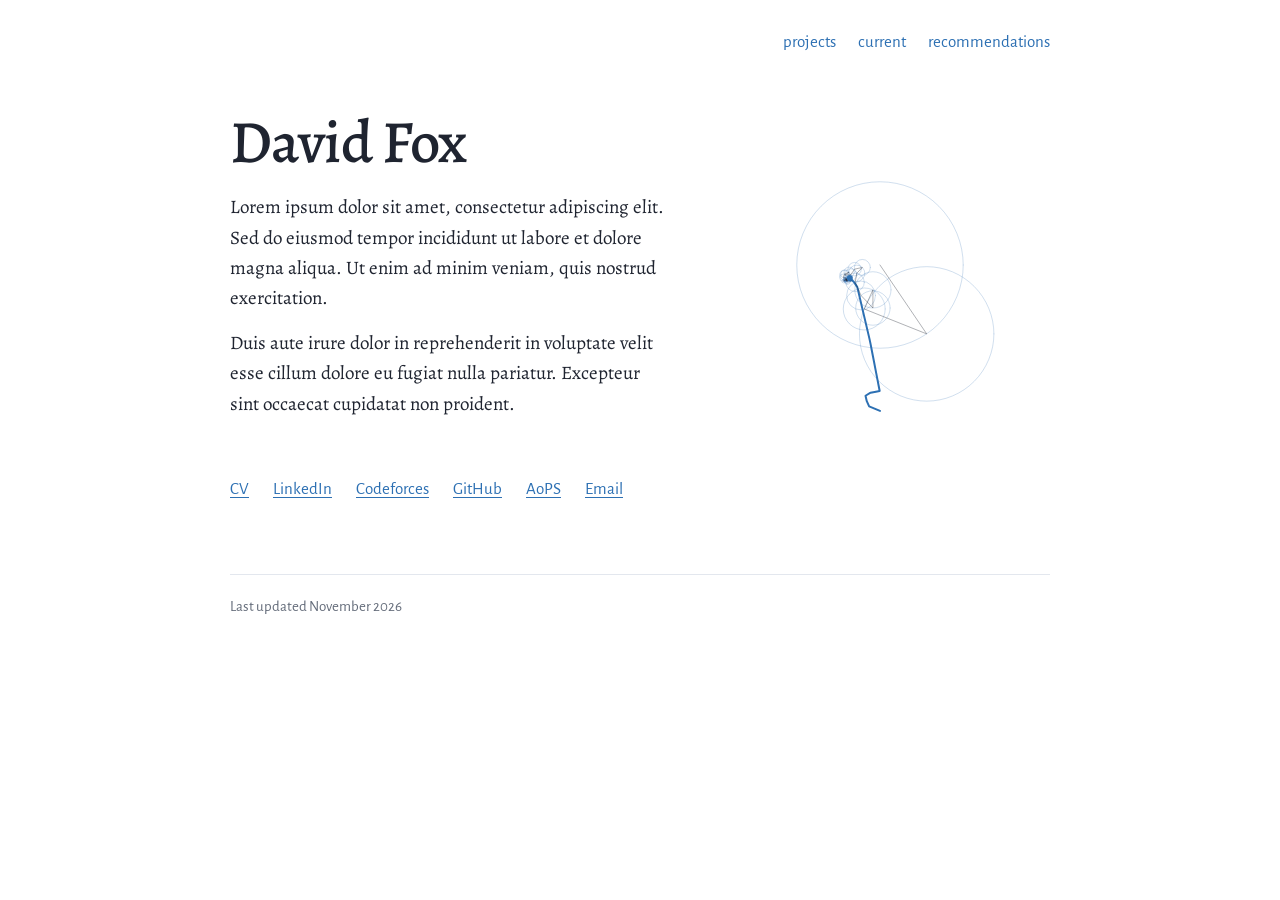
<file: index.html>
<!doctype html>
<!--
  David Fox's homepage.
  Upload this whole folder (all .html files, style.css, fox.js, projects.js,
  and the images folder) to your username.github.io repository.
  Search the files for "EDIT" to find the spots to fill in.
-->
<html lang="en">
<head>
  <meta charset="utf-8">
  <meta name="viewport" content="width=device-width, initial-scale=1, viewport-fit=cover">
  <title>David Fox</title>
  <meta name="description" content="David Fox's homepage.">
  <link rel="preconnect" href="https://fonts.googleapis.com">
  <link rel="preconnect" href="https://fonts.gstatic.com" crossorigin>
  <link href="https://fonts.googleapis.com/css2?family=Alegreya:ital,wght@0,400;0,500;1,400&family=Alegreya+Sans:wght@400;500&display=swap" rel="stylesheet">
  <link rel="icon" href="data:image/svg+xml,<svg xmlns='http://www.w3.org/2000/svg' viewBox='0 0 100 100'><path d='M50 92 L30 70 L10 66 L20 58 L8 48 L18 20 L12 6 L32 14 L44 26 L56 26 L68 14 L88 6 L82 20 L92 48 L80 58 L90 66 L70 70 Z' fill='none' stroke='%232d70b3' stroke-width='6' stroke-linejoin='round'/></svg>">
  <link rel="stylesheet" href="style.css">
</head>
<body>
  <div class="wrap home">
    <nav class="topnav solo" aria-label="Pages">
      <a href="projects.html">projects</a>
      <a href="current.html">current</a>
      <a href="recommendations.html">recommendations</a>
    </nav>

    <main>
      <div class="hero">
        <h1>David Fox</h1>
        <div class="fox-wrap">
          <canvas id="fox" tabindex="0" role="img" aria-label="A fox being drawn by spinning circles. Click to redraw." title="click to redraw"></canvas>
        </div>
        <div class="intro">
          <!-- EDIT: your intro -->
          <p>Lorem ipsum dolor sit amet, consectetur adipiscing elit. Sed do eiusmod tempor incididunt ut labore et dolore magna aliqua. Ut enim ad minim veniam, quis nostrud exercitation.</p>
          <p>Duis aute irure dolor in reprehenderit in voluptate velit esse cillum dolore eu fugiat nulla pariatur. Excepteur sint occaecat cupidatat non proident.</p>
        </div>
      </div>

      <!-- EDIT: replace YOURNAME with your usernames, and add or remove links -->
      <div class="links">
        <a href="resume.pdf">CV</a>
        <a href="https://www.linkedin.com/in/YOURNAME">LinkedIn</a>
        <a href="https://codeforces.com/profile/YOURNAME">Codeforces</a>
        <a href="https://github.com/YOURNAME">GitHub</a>
        <a href="https://artofproblemsolving.com/community/user/YOURNAME">AoPS</a>
        <a href="mailto:davidfox12121@gmail.com">Email</a>
      </div>
    </main>

    <footer>Last updated November 2026</footer>
  </div>
  <script src="fox.js"></script>
</body>
</html>
</file>
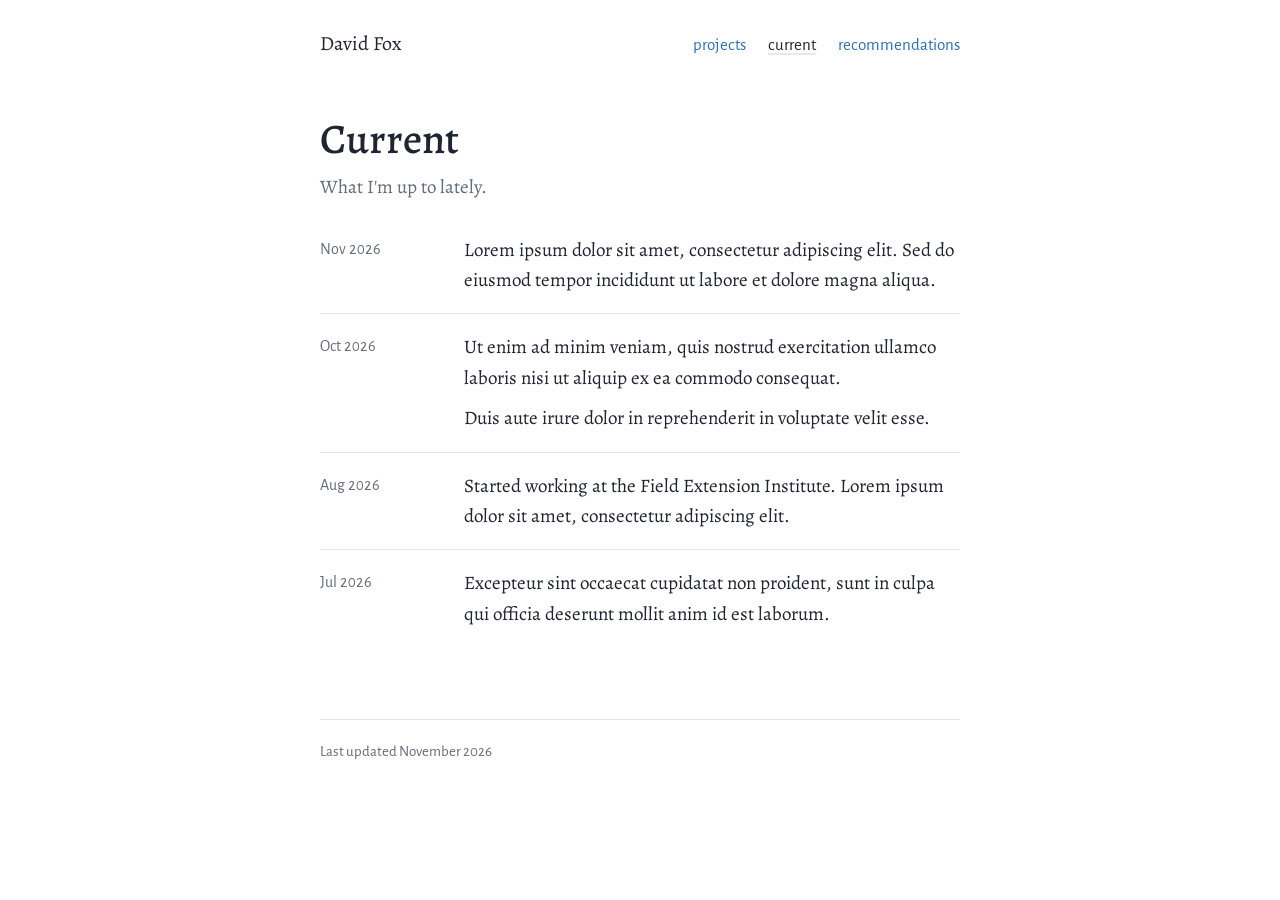
<file: current.html>
<!doctype html>
<html lang="en">
<head>
  <meta charset="utf-8">
  <meta name="viewport" content="width=device-width, initial-scale=1, viewport-fit=cover">
  <title>Current | David Fox</title>
  <link rel="preconnect" href="https://fonts.googleapis.com">
  <link rel="preconnect" href="https://fonts.gstatic.com" crossorigin>
  <link href="https://fonts.googleapis.com/css2?family=Alegreya:ital,wght@0,400;0,500;1,400&family=Alegreya+Sans:wght@400;500&display=swap" rel="stylesheet">
  <link rel="icon" href="data:image/svg+xml,<svg xmlns='http://www.w3.org/2000/svg' viewBox='0 0 100 100'><path d='M50 92 L30 70 L10 66 L20 58 L8 48 L18 20 L12 6 L32 14 L44 26 L56 26 L68 14 L88 6 L82 20 L92 48 L80 58 L90 66 L70 70 Z' fill='none' stroke='%232d70b3' stroke-width='6' stroke-linejoin='round'/></svg>">
  <link rel="stylesheet" href="style.css">
</head>
<body>
  <div class="wrap">
    <nav class="topnav" aria-label="Pages">
      <a class="home" href="index.html">David Fox</a>
      <a href="projects.html">projects</a>
      <a href="current.html" aria-current="page">current</a>
      <a href="recommendations.html">recommendations</a>
    </nav>

    <main>
      <header class="page-head">
        <h1>Current</h1>
        <p>What I'm up to lately.</p>
      </header>

      <!-- EDIT: your updates, newest at the top. Copy an <li> to add one. -->
      <ol class="updates" reversed>
        <li>
          <time datetime="2026-11">Nov 2026</time>
          <div>
            <p>Lorem ipsum dolor sit amet, consectetur adipiscing elit. Sed do eiusmod tempor incididunt ut labore et dolore magna aliqua.</p>
          </div>
        </li>
        <li>
          <time datetime="2026-10">Oct 2026</time>
          <div>
            <p>Ut enim ad minim veniam, quis nostrud exercitation ullamco laboris nisi ut aliquip ex ea commodo consequat.</p>
            <p>Duis aute irure dolor in reprehenderit in voluptate velit esse.</p>
          </div>
        </li>
        <li>
          <time datetime="2026-08">Aug 2026</time>
          <div>
            <p>Started working at the Field Extension Institute. Lorem ipsum dolor sit amet, consectetur adipiscing elit.</p>
          </div>
        </li>
        <li>
          <time datetime="2026-07">Jul 2026</time>
          <div>
            <p>Excepteur sint occaecat cupidatat non proident, sunt in culpa qui officia deserunt mollit anim id est laborum.</p>
          </div>
        </li>
      </ol>
    </main>

    <footer>Last updated November 2026</footer>
  </div>
</body>
</html>
</file>
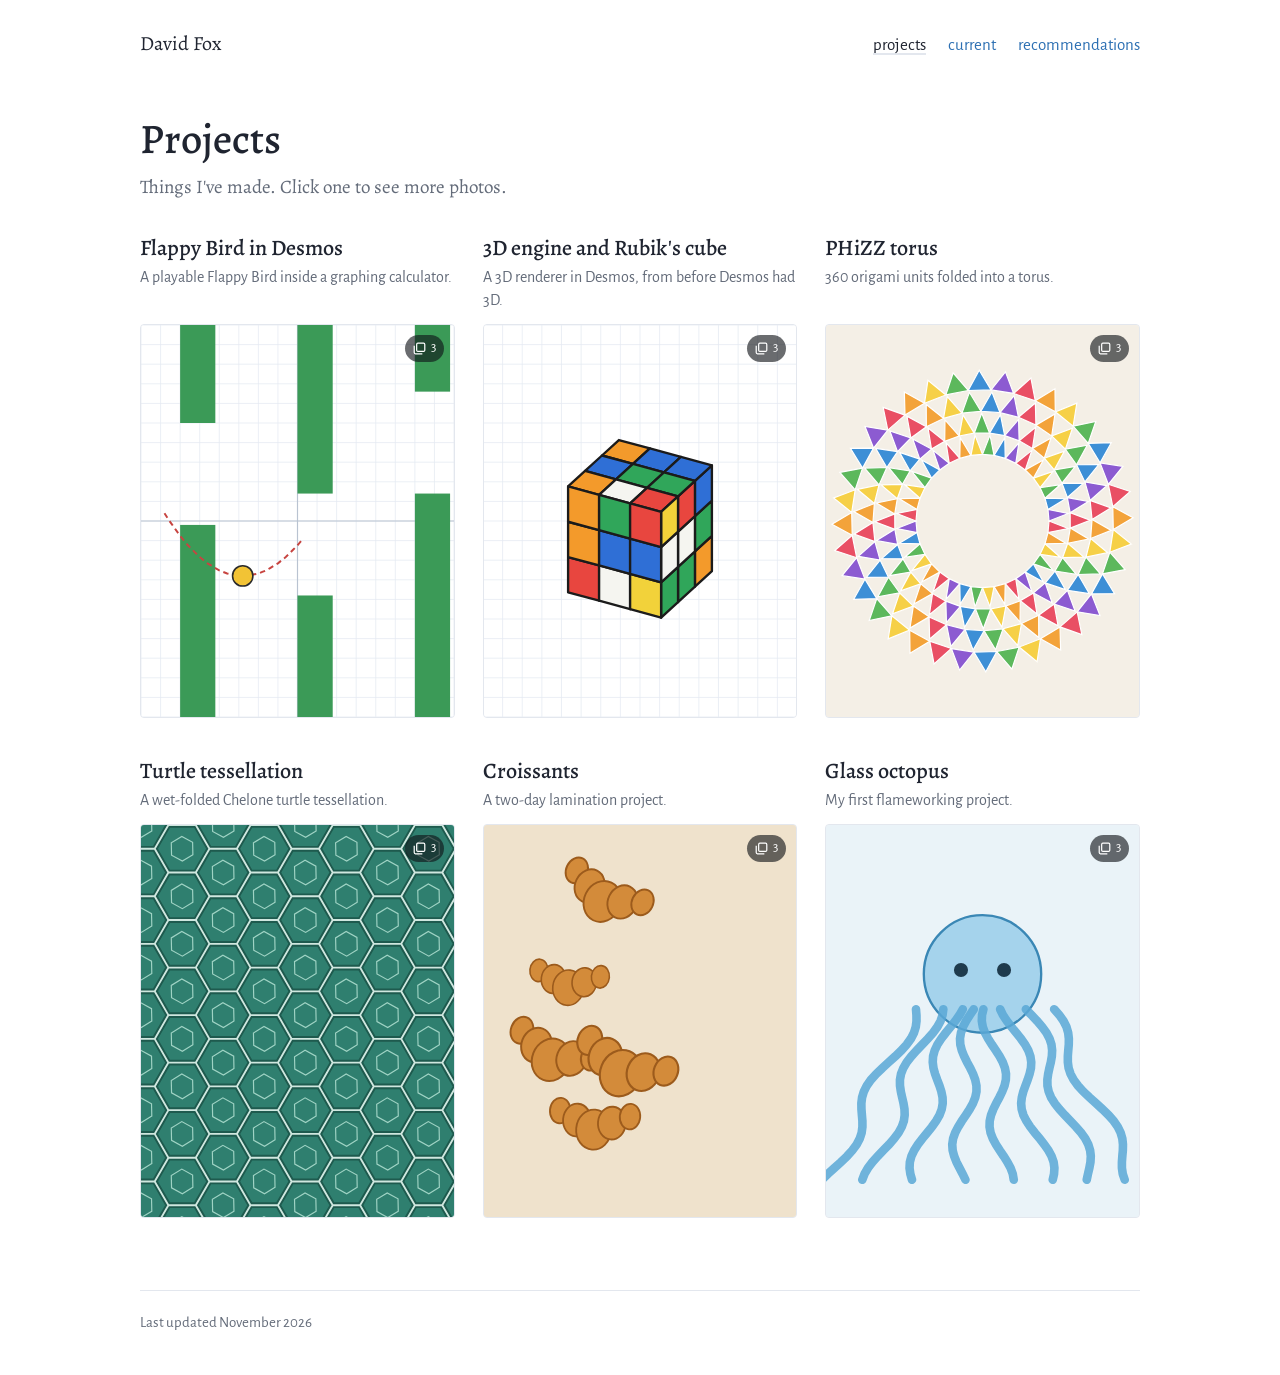
<file: projects.html>
<!doctype html>
<html lang="en">
<head>
  <meta charset="utf-8">
  <meta name="viewport" content="width=device-width, initial-scale=1, viewport-fit=cover">
  <title>Projects | David Fox</title>
  <link rel="preconnect" href="https://fonts.googleapis.com">
  <link rel="preconnect" href="https://fonts.gstatic.com" crossorigin>
  <link href="https://fonts.googleapis.com/css2?family=Alegreya:ital,wght@0,400;0,500;1,400&family=Alegreya+Sans:wght@400;500&display=swap" rel="stylesheet">
  <link rel="icon" href="data:image/svg+xml,<svg xmlns='http://www.w3.org/2000/svg' viewBox='0 0 100 100'><path d='M50 92 L30 70 L10 66 L20 58 L8 48 L18 20 L12 6 L32 14 L44 26 L56 26 L68 14 L88 6 L82 20 L92 48 L80 58 L90 66 L70 70 Z' fill='none' stroke='%232d70b3' stroke-width='6' stroke-linejoin='round'/></svg>">
  <link rel="stylesheet" href="style.css">
</head>
<body>
  <div class="wrap wide">
    <nav class="topnav" aria-label="Pages">
      <a class="home" href="index.html">David Fox</a>
      <a href="projects.html" aria-current="page">projects</a>
      <a href="current.html">current</a>
      <a href="recommendations.html">recommendations</a>
    </nav>

    <main>
      <header class="page-head">
        <h1>Projects</h1>
        <p>Things I've made. Click one to see more photos.</p>
      </header>

      <div class="grid" id="grid"></div>
    </main>

    <footer>Last updated November 2026</footer>
  </div>

  <dialog class="viewer" id="viewer" aria-label="Project photos">
    <div class="stage">
      <img id="viewer-img" alt="">
      <button class="nav-btn prev" id="prev" type="button" aria-label="Previous photo">&#8249;</button>
      <button class="nav-btn next" id="next" type="button" aria-label="Next photo">&#8250;</button>
      <button class="close" id="close" type="button" aria-label="Close">&times;</button>
    </div>
    <div class="dots" id="dots"></div>
    <div class="about">
      <h2 id="viewer-title"></h2>
      <p class="desc" id="viewer-desc"></p>
      <p class="more" id="viewer-more"></p>
    </div>
  </dialog>

  <script>
    // EDIT: your projects, newest first.
    // Put photos in the images folder and list them in "photos".
    // The first photo is the one shown on the card.
    window.PROJECTS = [
      {
        title: "Flappy Bird in Desmos",
        desc: "A playable Flappy Bird inside a graphing calculator.",
        more: "Lorem ipsum dolor sit amet, consectetur adipiscing elit. Sed do eiusmod tempor incididunt ut labore et dolore magna aliqua.",
        photos: ["images/desmos-flappy-1.svg", "images/desmos-flappy-2.svg", "images/desmos-flappy-3.svg"]
      },
      {
        title: "3D engine and Rubik's cube",
        desc: "A 3D renderer in Desmos, from before Desmos had 3D.",
        more: "Lorem ipsum dolor sit amet, consectetur adipiscing elit. Ut enim ad minim veniam, quis nostrud exercitation ullamco laboris.",
        photos: ["images/desmos-cube-1.svg", "images/desmos-cube-2.svg", "images/desmos-cube-3.svg"]
      },
      {
        title: "PHiZZ torus",
        desc: "360 origami units folded into a torus.",
        more: "Duis aute irure dolor in reprehenderit in voluptate velit esse cillum dolore eu fugiat nulla pariatur.",
        photos: ["images/origami-torus-1.svg", "images/origami-torus-2.svg", "images/origami-torus-3.svg"]
      },
      {
        title: "Turtle tessellation",
        desc: "A wet-folded Chelone turtle tessellation.",
        more: "Excepteur sint occaecat cupidatat non proident, sunt in culpa qui officia deserunt mollit anim id est laborum.",
        photos: ["images/origami-turtle-1.svg", "images/origami-turtle-2.svg", "images/origami-turtle-3.svg"]
      },
      {
        title: "Croissants",
        desc: "A two-day lamination project.",
        more: "Lorem ipsum dolor sit amet, consectetur adipiscing elit. Sed do eiusmod tempor incididunt ut labore.",
        photos: ["images/croissants-1.svg", "images/croissants-2.svg", "images/croissants-3.svg"]
      },
      {
        title: "Glass octopus",
        desc: "My first flameworking project.",
        more: "Ut enim ad minim veniam, quis nostrud exercitation ullamco laboris nisi ut aliquip ex ea commodo consequat.",
        photos: ["images/octopus-1.svg", "images/octopus-2.svg", "images/octopus-3.svg"]
      }
    ];
  </script>
  <script src="projects.js"></script>
</body>
</html>
</file>
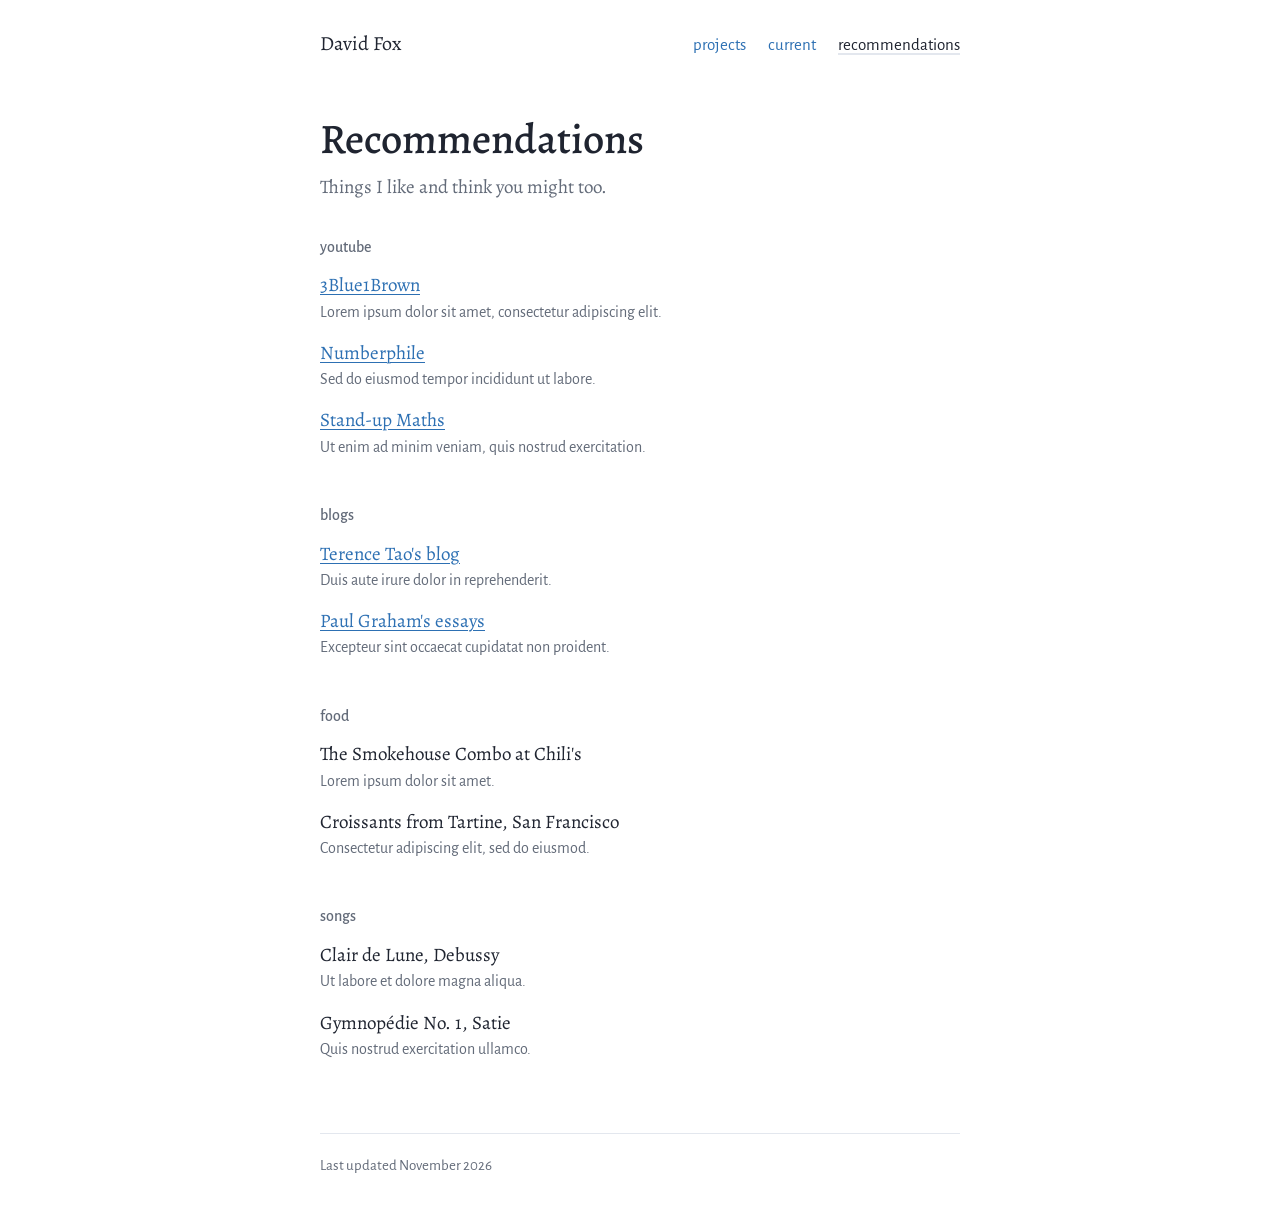
<file: recommendations.html>
<!doctype html>
<html lang="en">
<head>
  <meta charset="utf-8">
  <meta name="viewport" content="width=device-width, initial-scale=1, viewport-fit=cover">
  <title>Recommendations | David Fox</title>
  <link rel="preconnect" href="https://fonts.googleapis.com">
  <link rel="preconnect" href="https://fonts.gstatic.com" crossorigin>
  <link href="https://fonts.googleapis.com/css2?family=Alegreya:ital,wght@0,400;0,500;1,400&family=Alegreya+Sans:wght@400;500&display=swap" rel="stylesheet">
  <link rel="icon" href="data:image/svg+xml,<svg xmlns='http://www.w3.org/2000/svg' viewBox='0 0 100 100'><path d='M50 92 L30 70 L10 66 L20 58 L8 48 L18 20 L12 6 L32 14 L44 26 L56 26 L68 14 L88 6 L82 20 L92 48 L80 58 L90 66 L70 70 Z' fill='none' stroke='%232d70b3' stroke-width='6' stroke-linejoin='round'/></svg>">
  <link rel="stylesheet" href="style.css">
</head>
<body>
  <div class="wrap">
    <nav class="topnav" aria-label="Pages">
      <a class="home" href="index.html">David Fox</a>
      <a href="projects.html">projects</a>
      <a href="current.html">current</a>
      <a href="recommendations.html" aria-current="page">recommendations</a>
    </nav>

    <main class="recs">
      <header class="page-head">
        <h1>Recommendations</h1>
        <p>Things I like and think you might too.</p>
      </header>

      <!-- EDIT: these are samples; swap in your own -->
      <section>
        <h2 class="label">youtube</h2>
        <ul>
          <li><a href="https://www.youtube.com/@3blue1brown">3Blue1Brown</a><span class="note">Lorem ipsum dolor sit amet, consectetur adipiscing elit.</span></li>
          <li><a href="https://www.youtube.com/@numberphile">Numberphile</a><span class="note">Sed do eiusmod tempor incididunt ut labore.</span></li>
          <li><a href="https://www.youtube.com/@standupmaths">Stand-up Maths</a><span class="note">Ut enim ad minim veniam, quis nostrud exercitation.</span></li>
        </ul>
      </section>

      <section>
        <h2 class="label">blogs</h2>
        <ul>
          <li><a href="https://terrytao.wordpress.com/">Terence Tao's blog</a><span class="note">Duis aute irure dolor in reprehenderit.</span></li>
          <li><a href="https://paulgraham.com/articles.html">Paul Graham's essays</a><span class="note">Excepteur sint occaecat cupidatat non proident.</span></li>
        </ul>
      </section>

      <section>
        <h2 class="label">food</h2>
        <ul>
          <li>The Smokehouse Combo at Chili's<span class="note">Lorem ipsum dolor sit amet.</span></li>
          <li>Croissants from Tartine, San Francisco<span class="note">Consectetur adipiscing elit, sed do eiusmod.</span></li>
        </ul>
      </section>

      <section>
        <h2 class="label">songs</h2>
        <ul>
          <li>Clair de Lune, Debussy<span class="note">Ut labore et dolore magna aliqua.</span></li>
          <li>Gymnopédie No. 1, Satie<span class="note">Quis nostrud exercitation ullamco.</span></li>
        </ul>
      </section>
    </main>

    <footer>Last updated November 2026</footer>
  </div>
</body>
</html>
</file>
<file: style.css>
/* Shared styles for every page. Change colors and fonts here. */
:root {
  --paper: #ffffff;
  --ink: #1f2430;
  --soft: #636b79;
  --rule: #e3e7ee;
  --blue: #2d70b3;
  --fox: #2d70b3;                  /* color of the traced fox */
  --circle: rgba(45, 112, 179, .22); /* the spinning circles */
  --arm: rgba(31, 36, 48, .35);      /* the line connecting them */
  --stage: #f3f5f8;                  /* behind photos in the viewer */
  --serif: Alegreya, Georgia, serif;
  --sans: "Alegreya Sans", system-ui, -apple-system, sans-serif;
}
@media (prefers-color-scheme: dark) {
  :root {
    --paper: #15181d;
    --ink: #e6e9ee;
    --soft: #9aa3b0;
    --rule: #2a2f38;
    --blue: #6fa8e8;
    --fox: #6fa8e8;
    --circle: rgba(111, 168, 232, .2);
    --arm: rgba(230, 233, 238, .35);
    --stage: #0e1013;
    color-scheme: dark;
  }
}

* { box-sizing: border-box; }
html { -webkit-text-size-adjust: 100%; }
body {
  margin: 0;
  background: var(--paper);
  color: var(--ink);
  font-family: var(--serif);
  font-size: 19px;
  line-height: 1.6;
}
p { margin: 0; }
a { color: var(--blue); text-decoration-thickness: 1px; text-underline-offset: 3px; }
a:hover { text-decoration-thickness: 2px; }
:focus-visible { outline: 2px solid var(--blue); outline-offset: 3px; border-radius: 2px; }

.wrap {
  max-width: 680px;
  margin: 0 auto;
  padding: 0 max(20px, env(safe-area-inset-right, 0px)) 0 max(20px, env(safe-area-inset-left, 0px));
}
.wrap.wide { max-width: 1040px; }
.wrap.home { max-width: 860px; }

/* Top navigation, same on every page */
.topnav {
  display: flex;
  flex-wrap: wrap;
  align-items: baseline;
  gap: 6px 22px;
  padding: 28px 0 0;
  font-family: var(--sans);
  font-size: 17px;
}
.topnav .home { color: var(--ink); text-decoration: none; font-family: var(--serif); font-size: 20px; margin-right: auto; }
.topnav.solo { justify-content: flex-end; }
.topnav a:not(.home) { text-decoration: none; }
.topnav a:not(.home):hover { text-decoration: underline; }
.topnav a[aria-current="page"] { color: var(--ink); text-decoration: underline; text-decoration-color: var(--rule); text-decoration-thickness: 2px; }

/* Page titles on the inner pages */
.page-head { padding: 56px 0 32px; }
.page-head h1 { font-size: 42px; font-weight: 500; line-height: 1.1; margin: 0 0 10px; }
.page-head p { color: var(--soft); }

/* Small section labels */
h2.label {
  font-family: var(--sans);
  font-size: 16px;
  font-weight: 500;
  color: var(--soft);
  margin: 0 0 10px;
}

footer {
  margin: 72px 0 0;
  padding: 20px 0 40px;
  border-top: 1px solid var(--rule);
  font-family: var(--sans);
  font-size: 15px;
  color: var(--soft);
}

/* ---------- Home ---------- */
.hero {
  display: grid;
  grid-template-columns: minmax(0, 1fr) 340px;
  grid-template-areas: "name fox" "text fox";
  align-items: center;
  column-gap: 40px;
  padding-top: 40px;
}
.hero h1 {
  grid-area: name;
  align-self: end;
  font-size: 60px;
  font-weight: 500;
  line-height: 1.05;
  letter-spacing: -0.01em;
  margin: 0 0 18px;
}
.hero .intro { grid-area: text; align-self: start; }
.hero .intro p + p { margin-top: 14px; }
.fox-wrap { grid-area: fox; }
#fox {
  display: block;
  width: 100%;
  max-width: 100%;
  aspect-ratio: 1;
  cursor: pointer;
}

.links {
  margin-top: 40px;
  display: flex;
  flex-wrap: wrap;
  gap: 8px 24px;
  font-family: var(--sans);
  font-size: 17px;
}

/* ---------- Projects ---------- */
.grid {
  display: grid;
  grid-template-columns: repeat(auto-fill, minmax(280px, 1fr));
  gap: 40px 28px;
}
.card {
  display: grid;
  grid-template-rows: subgrid;
  grid-row: span 2;
  row-gap: 12px;
  font: inherit;
  color: inherit;
  text-align: left;
  background: none;
  border: 0;
  padding: 0;
  cursor: pointer;
}
.card h2 { font-size: 22px; font-weight: 500; line-height: 1.25; margin: 0 0 4px; }
.card .desc { font-family: var(--sans); font-size: 16px; color: var(--soft); line-height: 1.45; }
.card .photo {
  position: relative;
  aspect-ratio: 4 / 5;
  overflow: hidden;
  border-radius: 4px;
  border: 1px solid var(--rule);
  background: var(--stage);
}
.card .photo img {
  display: block;
  width: 100%;
  height: 100%;
  object-fit: cover;
  transition: transform .35s ease;
}
.card:hover .photo img { transform: scale(1.03); }
.card .count {
  position: absolute;
  top: 10px;
  right: 10px;
  display: flex;
  align-items: center;
  gap: 5px;
  padding: 3px 8px;
  border-radius: 999px;
  background: rgba(15, 18, 24, .62);
  color: #fff;
  font-family: var(--sans);
  font-size: 13px;
}
.card .count svg { width: 13px; height: 13px; }

/* Photo viewer */
.viewer {
  width: min(980px, calc(100vw - 32px));
  max-height: calc(100dvh - 32px);
  padding: 0;
  border: 0;
  border-radius: 6px;
  background: var(--paper);
  color: var(--ink);
  overflow: auto;
}
.viewer::backdrop { background: rgba(10, 12, 16, .78); }
.viewer .stage {
  position: relative;
  background: var(--stage);
  height: min(68vh, 720px);
  display: flex;
  align-items: center;
  justify-content: center;
}
.viewer .stage img {
  max-width: 100%;
  max-height: 100%;
  object-fit: contain;
  display: block;
}
.viewer .nav-btn,
.viewer .close {
  position: absolute;
  width: 42px;
  height: 42px;
  border-radius: 50%;
  border: 0;
  background: rgba(15, 18, 24, .6);
  color: #fff;
  font-size: 22px;
  line-height: 1;
  cursor: pointer;
  display: grid;
  place-items: center;
}
.viewer .nav-btn:hover, .viewer .close:hover { background: rgba(15, 18, 24, .8); }
.viewer .prev { left: 12px; top: 50%; transform: translateY(-50%); }
.viewer .next { right: 12px; top: 50%; transform: translateY(-50%); }
.viewer .close { top: 12px; right: 12px; font-size: 26px; }
.viewer .nav-btn[hidden] { display: none; }
.viewer .dots {
  display: flex;
  justify-content: center;
  gap: 7px;
  padding-top: 14px;
}
.viewer .dots:empty { display: none; }
.viewer .dots span {
  width: 7px;
  height: 7px;
  border-radius: 50%;
  background: var(--rule);
}
.viewer .dots span.on { background: var(--blue); }
.viewer .about { padding: 16px 26px 26px; display: grid; gap: 8px; }
.viewer .about h2 { font-size: 26px; font-weight: 500; line-height: 1.2; margin: 0; }
.viewer .about .desc { font-family: var(--sans); color: var(--soft); font-size: 16px; }
.viewer .about .more { max-width: 62ch; }
html.locked { overflow: hidden; }

/* ---------- Current ---------- */
.updates { list-style: none; margin: 0; padding: 0; }
.updates li {
  display: grid;
  grid-template-columns: 120px minmax(0, 1fr);
  gap: 24px;
  padding: 18px 0;
  border-top: 1px solid var(--rule);
}
.updates li:first-child { border-top: 0; padding-top: 0; }
.updates time {
  font-family: var(--sans);
  font-size: 16px;
  color: var(--soft);
  padding-top: 2px;
  font-variant-numeric: tabular-nums;
}
.updates p + p { margin-top: 10px; }

/* ---------- Recommendations ---------- */
.recs section + section { margin-top: 44px; }
.recs ul { list-style: none; margin: 0; padding: 0; display: grid; gap: 14px; }
.recs li .note { display: block; font-family: var(--sans); font-size: 16px; color: var(--soft); line-height: 1.45; }

/* ---------- Phones ---------- */
@media (max-width: 640px) {
  body { font-size: 18px; }
  .topnav { gap: 4px 18px; font-size: 16px; }
  .topnav .home { flex-basis: 100%; margin-bottom: 4px; }
  .hero {
    grid-template-columns: minmax(0, 1fr);
    grid-template-areas: "name" "fox" "text";
    padding-top: 32px;
  }
  .hero h1 { font-size: 46px; margin-bottom: 8px; }
  .fox-wrap { max-width: 300px; width: 100%; margin: 0 auto 20px; }
  .page-head { padding: 40px 0 24px; }
  .page-head h1 { font-size: 36px; }
  .viewer .stage { height: 56vh; }
  .viewer .about { padding: 18px 18px 22px; }
  .updates li { grid-template-columns: minmax(0, 1fr); gap: 4px; }
}

@media (prefers-reduced-motion: reduce) {
  .card .photo img { transition: none; }
  .card:hover .photo img { transform: none; }
}
</file>
